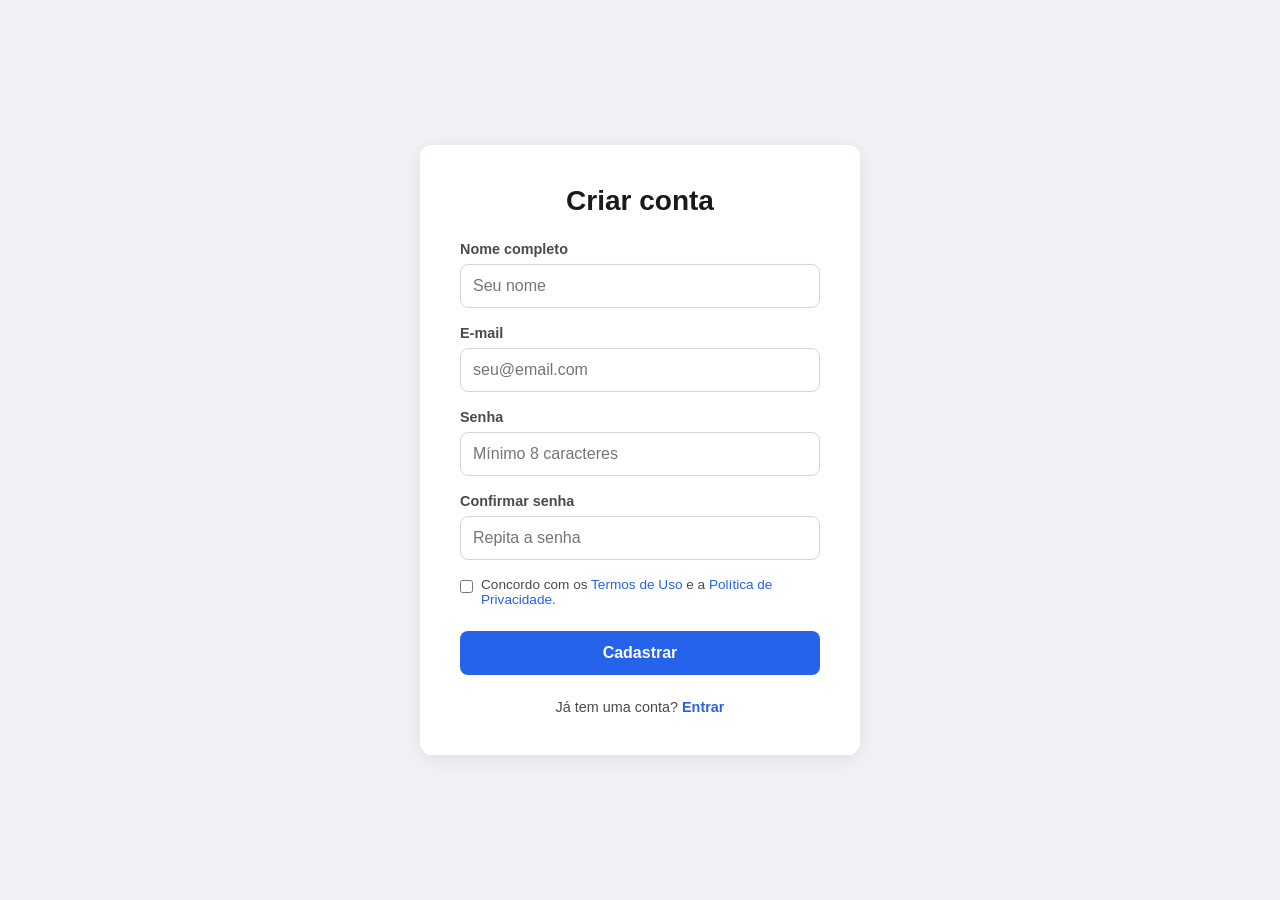
<file: cadrastro.html>
<!DOCTYPE html>
<html lang="pt-BR">
<head>
  <meta charset="UTF-8">
  <meta name="viewport" content="width=device-width, initial-scale=1.0">
  <title>Tela de Cadastro</title>
    <link rel="stylesheet" href="stalicadras.css">
</head>
<body>

  <div class="register-container">
    <h2>Criar conta</h2>

    <form action="#" method="POST">
      <div class="input-group">
        <label for="name">Nome completo</label>
        <input type="text" id="name" name="name" placeholder="Seu nome" required>
      </div>

      <div class="input-group">
        <label for="email">E-mail</label>
        <input type="email" id="email" name="email" placeholder="seu@email.com" required>
      </div>

      <div class="input-group">
        <label for="password">Senha</label>
        <input type="password" id="password" name="password" placeholder="Mínimo 8 caracteres" minlength="8" required>
      </div>

      <div class="input-group">
        <label for="confirm-password">Confirmar senha</label>
        <input type="password" id="confirm-password" name="confirm-password" placeholder="Repita a senha" minlength="8" required>
      </div>
        
      <div class="terms">
        <input type="checkbox" id="terms" name="terms" required>
        <label for="terms">Concordo com os <a href="#">Termos de Uso</a> e a <a href="#">Política de Privacidade</a>.</label>
      </div>

      <button type="submit" class="btn-register">Cadastrar</button>
    </form>

    <div class="login-link">
      Já tem uma conta? <a href="..\user login\login.php">Entrar</a>
    </div>
  </div>

</body>
</html>
</file>
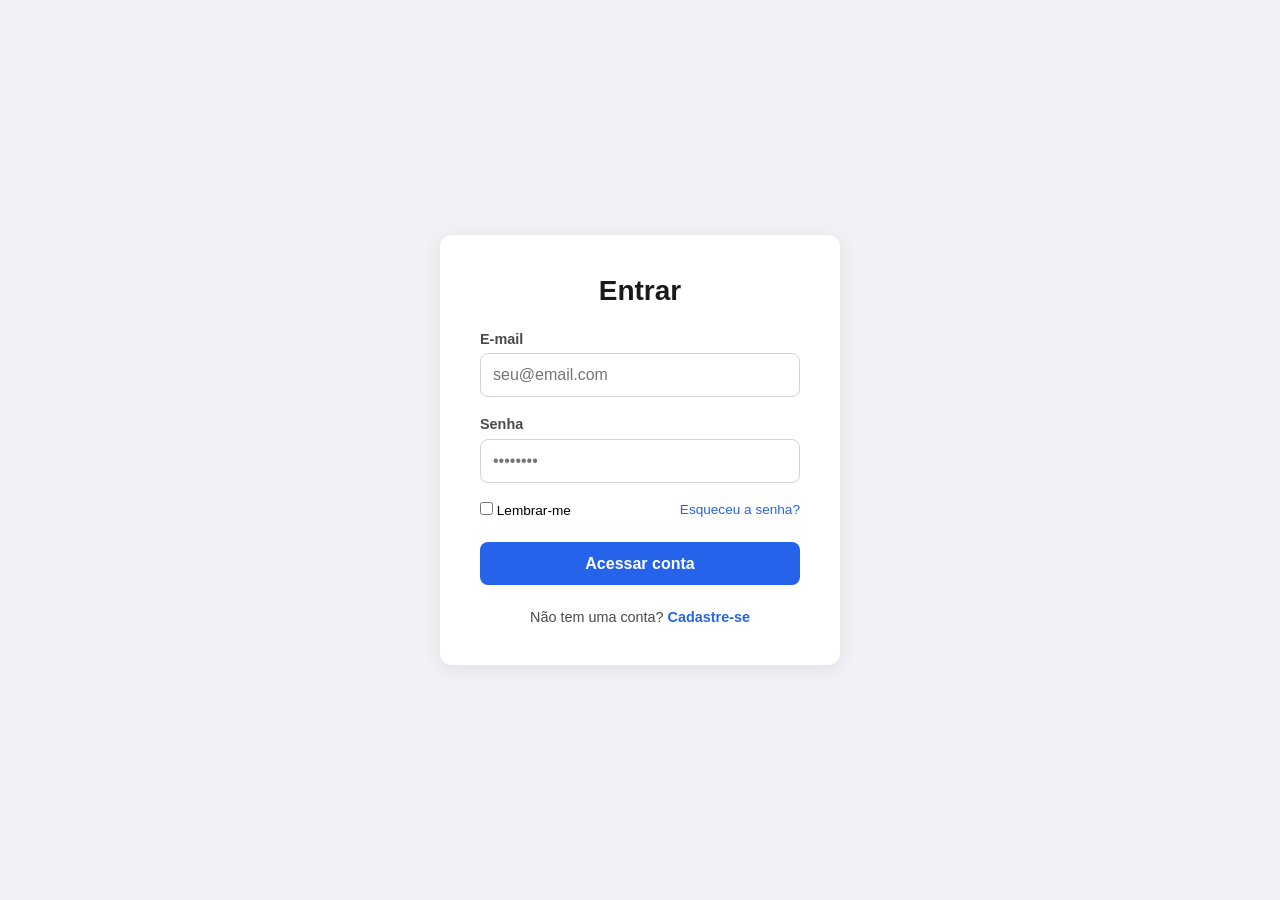
<file: login.html>
<!DOCTYPE html>
<html lang="pt-BR">
<head>
  <meta charset="UTF-8">
  <meta name="viewport" content="width=device-width, initial-scale=1.0">
  <title>Tela de Login</title>
  <link rel="stylesheet" href="loginstali.css">
</head>
<body>

  <div class="login-container">
    <h2>Entrar</h2>
    <form action="#" method="POST">
      <div class="input-group">
        <label for="email">E-mail</label>
        <input type="email" id="email" name="email" placeholder="seu@email.com" required>
      </div>
      
      <div class="input-group">
        <label for="password">Senha</label>
        <input type="password" id="password" name="password" placeholder="••••••••" required>
      </div>

      <div class="options">
        <label>
          <input type="checkbox" name="remember"> Lembrar-me
        </label>
        <a href="#">Esqueceu a senha?</a>
      </div>

      <button type="submit" class="btn-login">Acessar conta</button>
    </form>

    <div class="signup-link">
      Não tem uma conta? <a href="..\tela_de_cadratro\cadrastro.php">Cadastre-se</a>
    </div>
  </div>

</body>
</html>
</file>
<file: stalicadras.css>
* {
      box-sizing: border-box;
      margin: 0;
      padding: 0;
      font-family: 'Segoe UI', Tahoma, Geneva, Verdana, sans-serif;
    }

    body {
      background-color: #f0f2f5;
      display: flex;
      justify-content: center;
      align-items: center;
      min-height: 100vh;
      padding: 1rem;
    }

    .register-container {
      background-color: #ffffff;
      padding: 2.5rem;
      border-radius: 12px;
      box-shadow: 0 4px 20px rgba(0, 0, 0, 0.08);
      width: 100%;
      max-width: 440px;
    }

    .register-container h2 {
      text-align: center;
      margin-bottom: 1.5rem;
      color: #1a1a1a;
      font-size: 1.75rem;
    }

    .input-group {
      margin-bottom: 1.1rem;
    }

    .input-group label {
      display: block;
      margin-bottom: 0.4rem;
      color: #4a4a4a;
      font-size: 0.9rem;
      font-weight: 600;
    }

    .input-group input {
      width: 100%;
      padding: 0.75rem;
      border: 1px solid #d1d5db;
      border-radius: 8px;
      font-size: 1rem;
      transition: border-color 0.2s;
    }

    .input-group input:focus {
      outline: none;
      border-color: #2563eb;
    }

    .terms {
      display: flex;
      align-items: flex-start;
      gap: 0.5rem;
      margin-bottom: 1.5rem;
      font-size: 0.85rem;
      color: #4a4a4a;
    }

    .terms input[type="checkbox"] {
      margin-top: 0.2rem;
    }

    .terms a {
      color: #2563eb;
      text-decoration: none;
    }

    .terms a:hover {
      text-decoration: underline;
    }

    .btn-register {
      width: 100%;
      padding: 0.8rem;
      background-color: #2563eb;
      color: #ffffff;
      border: none;
      border-radius: 8px;
      font-size: 1rem;
      font-weight: 600;
      cursor: pointer;
      transition: background-color 0.2s;
    }

    .btn-register:hover {
      background-color: #1d4ed8;
    }

    .login-link {
      text-align: center;
      margin-top: 1.5rem;
      font-size: 0.9rem;
      color: #4a4a4a;
    }

    .login-link a {
      color: #2563eb;
      text-decoration: none;
      font-weight: 600;
    }

    .login-link a:hover {
      text-decoration: underline;
    }
</file>
<file: loginstali.css>
* {
      box-sizing: border-box;
      margin: 0;
      padding: 0;
      font-family: 'Segoe UI', Tahoma, Geneva, Verdana, sans-serif;
    }

    body {
      background-color: #f0f2f5;
      display: flex;
      justify-content: center;
      align-items: center;
      height: 100vh;
    }

    .login-container {
      background-color: #ffffff;
      padding: 2.5rem;
      border-radius: 12px;
      box-shadow: 0 4px 20px rgba(0, 0, 0, 0.08);
      width: 100%;
      max-width: 400px;
    }

    .login-container h2 {
      text-align: center;
      margin-bottom: 1.5rem;
      color: #1a1a1a;
      font-size: 1.75rem;
    }

    .input-group {
      margin-bottom: 1.2rem;
    }

    .input-group label {
      display: block;
      margin-bottom: 0.4rem;
      color: #4a4a4a;
      font-size: 0.9rem;
      font-weight: 600;
    }

    .input-group input {
      width: 100%;
      padding: 0.75rem;
      border: 1px solid #d1d5db;
      border-radius: 8px;
      font-size: 1rem;
      transition: border-color 0.2s;
    }

    .input-group input:focus {
      outline: none;
      border-color: #2563eb;
    }

    .options {
      display: flex;
      justify-content: space-between;
      align-items: center;
      margin-bottom: 1.5rem;
      font-size: 0.85rem;
    }

    .options a {
      color: #2563eb;
      text-decoration: none;
    }

    .options a:hover {
      text-decoration: underline;
    }

    .btn-login {
      width: 100%;
      padding: 0.8rem;
      background-color: #2563eb;
      color: #ffffff;
      border: none;
      border-radius: 8px;
      font-size: 1rem;
      font-weight: 600;
      cursor: pointer;
      transition: background-color 0.2s;
    }

    .btn-login:hover {
      background-color: #1d4ed8;
    }

    .signup-link {
      text-align: center;
      margin-top: 1.5rem;
      font-size: 0.9rem;
      color: #4a4a4a;
    }

    .signup-link a {
      color: #2563eb;
      text-decoration: none;
      font-weight: 600;
    }

    .signup-link a:hover {
      text-decoration: underline;
    }
</file>
